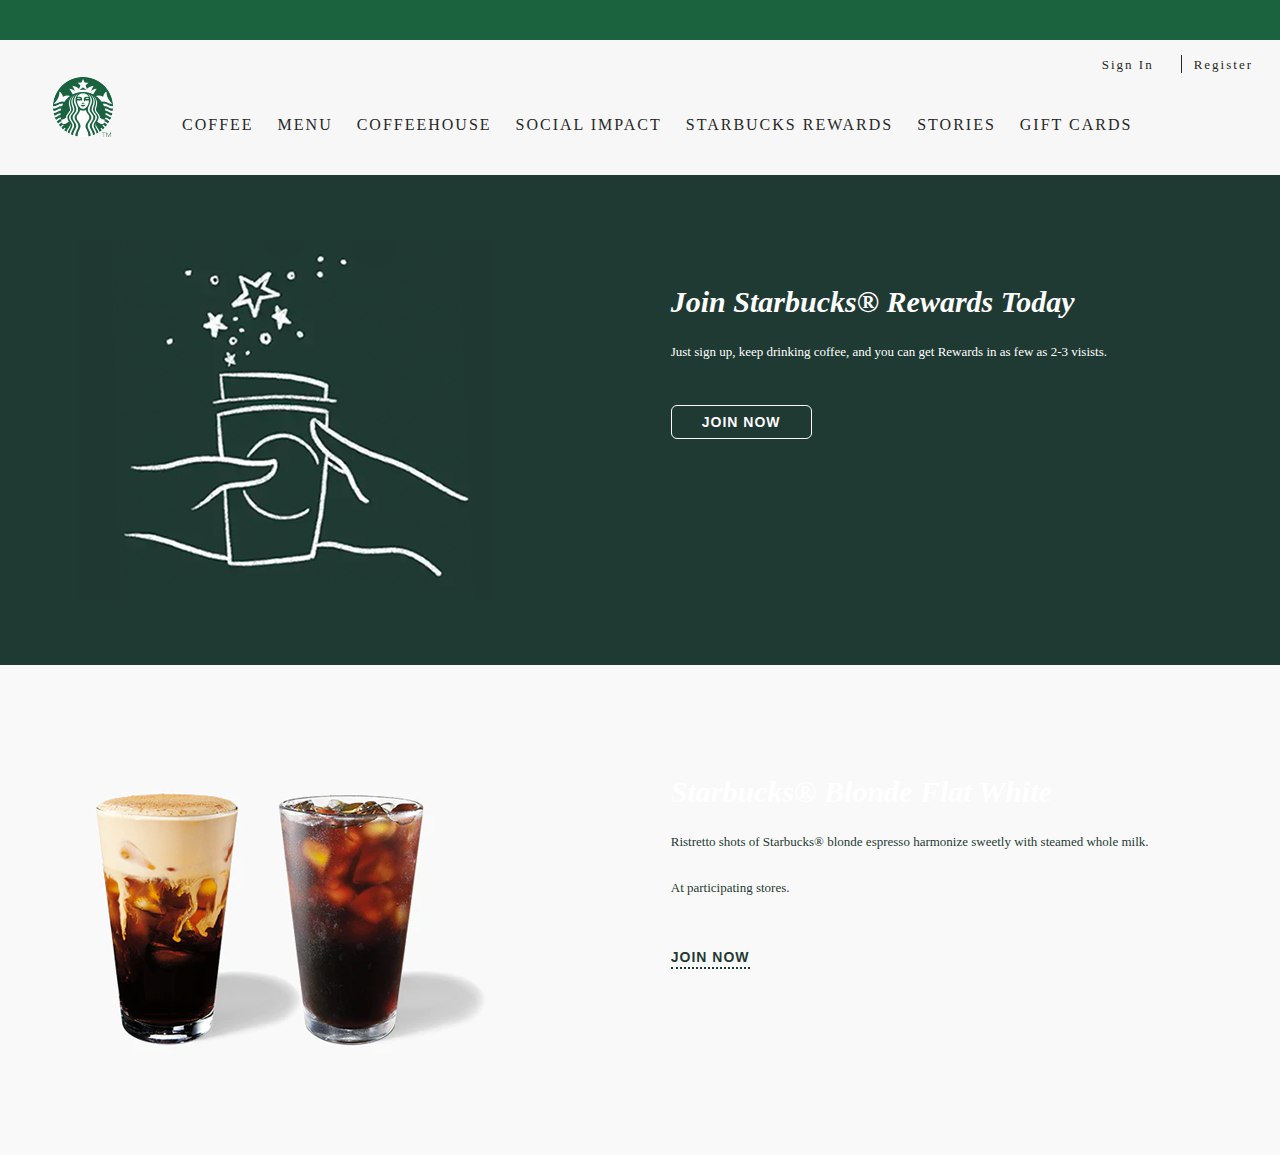
<file: index.html>
<!DOCTYPE html>
<html lang="en">

<head>
    <meta charset="UTF-8">
    <meta name="viewport" content="width=device-width, initial-scale=1">
    <title>Starbucks - Koffie</title>
    <link rel="stylesheet" href="styles/style.css">
</head>

<body>
    <header>
        <!-- navigatie balk --------------------->
        <nav>
            <ul>
                <li><a href="index.html">Sign in</a></li>
                <li><a href="index.html">Register</a></li>
            </ul>
        </nav>
        <nav>
            <a href="index.html"><img src="images/logo.png" alt="logo" id="logo"></a>
            <ul class="nav2">
                <li><a href="index.html">Coffee</a></li>
                <li><a href="index.html">Menu</a></li>
                <li><a href="index.html">Coffeehouse</a></li>
                <li><a href="index.html">Social Impact</a></li>
                <li><a href="index.html">Starbucks rewards</a></li>
                <li><a href="index.html">Stories</a></li>
                <li><a href="index.html">Gift Cards</a></li>


            </ul>
            <div class="burger">
                <div class="lijn1"></div>
                <div class="lijn2"></div>
                <div class="lijn3"></div>
            </div>
        </nav>
    </header>
    <!-- main content --------------------->
    <main>
        <section>
            <img src="images/bekerhouder.png" alt="bekerhouder">
            <article>
                <h1>Join Starbucks&reg; rewards today</h1>
                <p>Just sign up, keep drinking coffee, and you can get Rewards in as few as 2-3 visists.</p>
                <button type="submit" onclick="window.location.href='index.html'">Join now</button>
            </article>
        </section>
        <section>
            <img src="images/bekerhouder_2.png" alt="bekerhouder">
            <article>
                <h1>Starbucks&reg; blonde flat white</h1>
                <p>Ristretto shots of Starbucks&reg; blonde espresso harmonize sweetly with steamed whole milk.</p>
                <p>At participating stores.</p>
                <button type="button" onclick="window.location.href='index.html'">Join now</button>
            </article>
        </section>

    </main>

    <script src="script.js"></script>
</body>

</html>
</file>
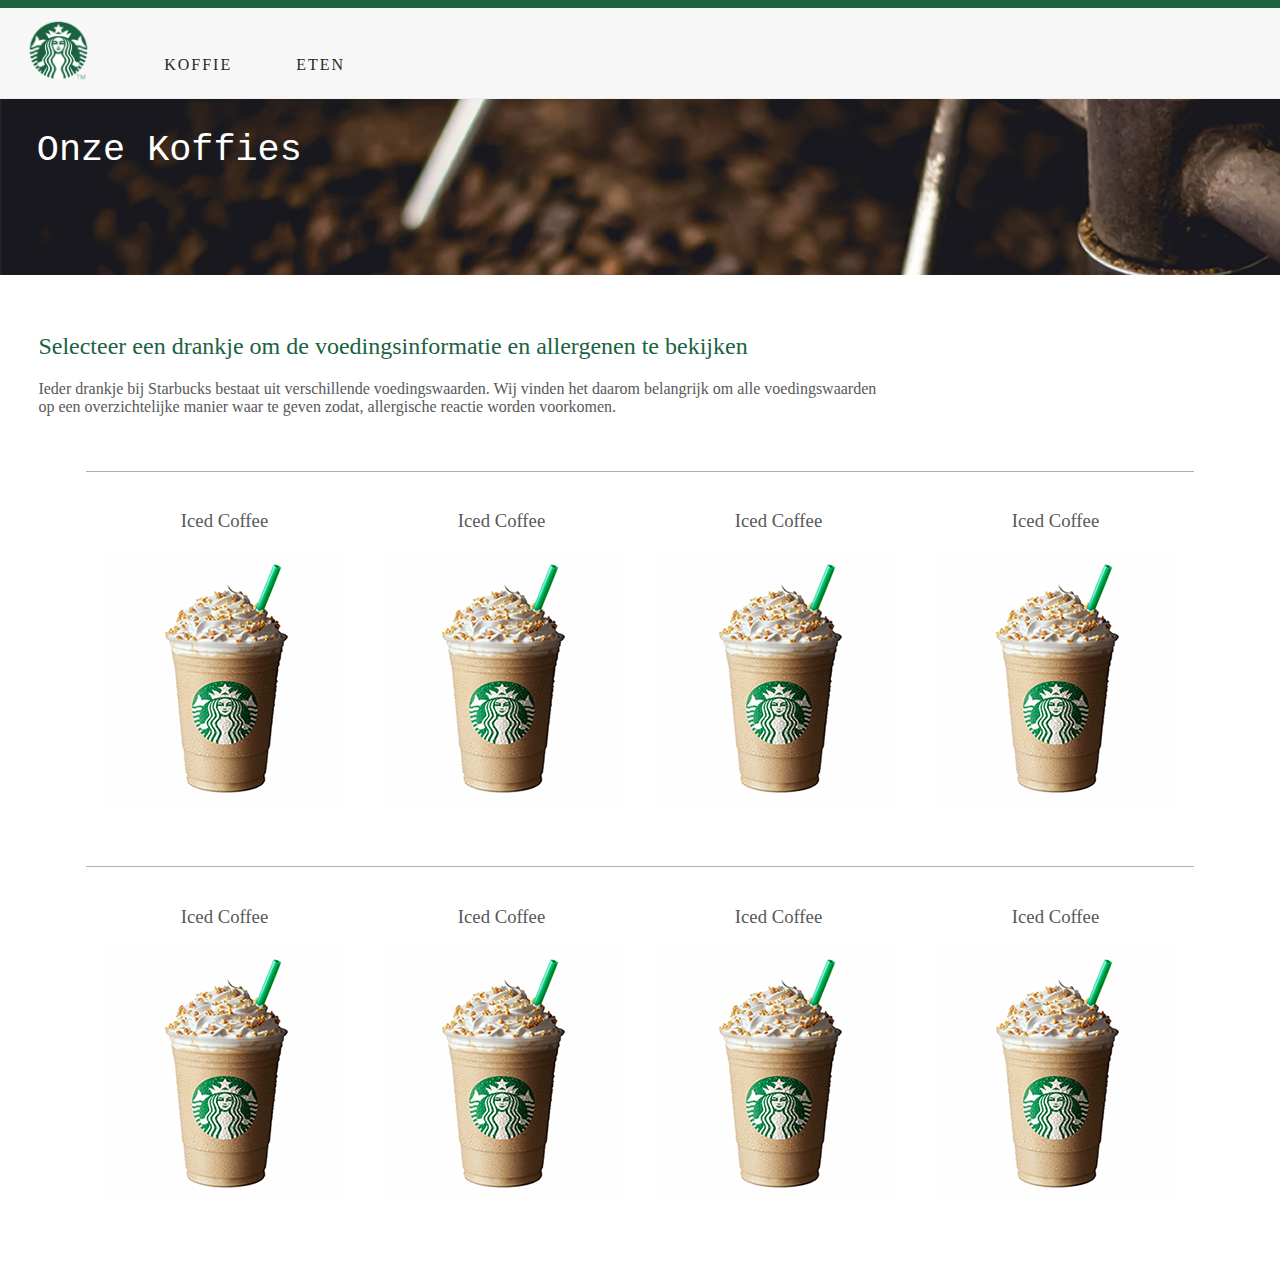
<file: opdracht/index.html>
<!DOCTYPE html>
<html lang="en">

<head>
    <meta charset="UTF-8">
    <meta name="viewport" content="width=device-width, initial-scale=1">
    <title>Starbucks - Koffie</title>
    <link rel="stylesheet" href="style.css">
</head>

<body>
    <header>
        <!-- navigatie balk -->
        <!--- <img src="images/logo.png" alt="logo" id="logo" title="logo afbeelding"> -->
        <nav>
            <a href="index.html"><img src="images/logo.png" alt="logo" id="logo"></a>
            <ul>
                <li><a href="index.html">Koffie</a></li>
                <li><a href="eten.html">Eten</a></li>
                <!-- <li><a href="work.html">Menu</a></li>
                <li><a href="contact.html">Contact</a></li>-->
            </ul>
        </nav>
    </header>

    <main>
        <div class="banner"><h1>Onze koffies</h1></div>
        <div class="intro-text">
            <div class="intro-text-main">
                <h2>Selecteer een drankje om de voedingsinformatie en allergenen te bekijken</h2>
                <p>Ieder drankje bij Starbucks bestaat uit verschillende voedingswaarden. Wij vinden het daarom belangrijk om alle voedingswaarden op een overzichtelijke manier waar te geven zodat, allergische reactie worden voorkomen.</p>
            </div>
        </div>
        <div class="wrapper">
            <div class="img-gebied">
                <div class="koffie-img">
                    <h3 class="koffie-img-text">Iced Coffee</h3><a href="detailpagina.html"><img src="images/iced_coffee.png" alt="koffie"></a>
                </div>
                <div class="koffie-img">
                    <h3 class="koffie-img-text">Iced Coffee</h3><a href="detailpagina.html"><img src="images/iced_coffee.png" alt="koffie"></a>
                </div>
                <div class="koffie-img">
                    <h3 class="koffie-img-text">Iced Coffee</h3><a href="detailpagina.html"><img src="images/iced_coffee.png" alt="koffie"></a>
                </div>
                <div class="koffie-img">
                    <h3 class="koffie-img-text">Iced Coffee</h3><a href="detailpagina.html"><img src="images/iced_coffee.png" alt="koffie"></a>
                </div>
                <div class="koffie-img">
                    <h3 class="koffie-img-text">Iced Coffee</h3><a href="detailpagina.html"><img src="images/iced_coffee.png" alt="koffie"></a>
                </div>
                <div class="koffie-img">
                    <h3 class="koffie-img-text">Iced Coffee</h3><a href="detailpagina.html"><img src="images/iced_coffee.png" alt="koffie"></a>
                </div>
                <div class="koffie-img">
                    <h3 class="koffie-img-text">Iced Coffee</h3><a href="detailpagina.html"><img src="images/iced_coffee.png" alt="koffie"></a>
                </div>
                <div class="koffie-img">
                    <h3 class="koffie-img-text">Iced Coffee</h3><a href="detailpagina.html"><img src="images/iced_coffee.png" alt="koffie"></a>
                </div>
            </div>
        </div>



    </main>
</body>

</html>
</file>
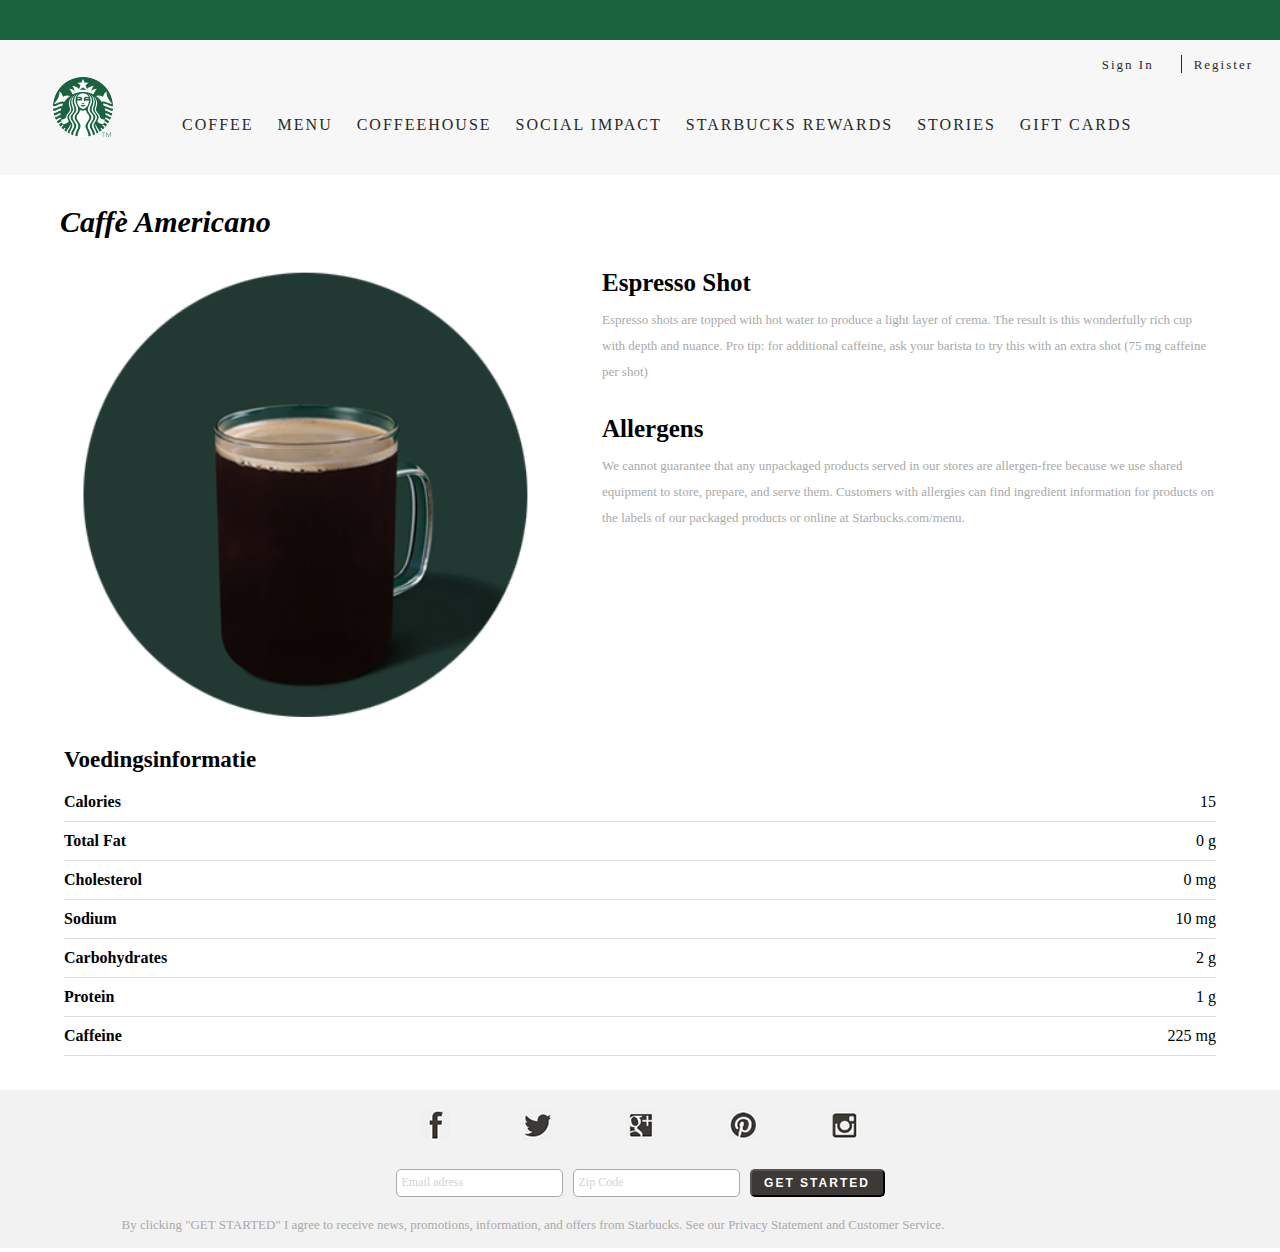
<file: detailpagina.html>
<!DOCTYPE html>
<html lang="en">

<head>
    <meta charset="UTF-8">
    <meta name="viewport" content="width=device-width, initial-scale=1">
    <title>Starbucks - Koffie</title>
    <link rel="stylesheet" href="styles/style.detail.css">
</head>

<body>
    <header>
        <!-- ========== navigatie balk met sign in en register ================ -->
        <nav>
            <ul>
                <li><a href="index.html">Sign in</a></li>
                <li><a href="index.html">Register</a></li>
            </ul>
        </nav>
        <!-- ========== navigatie met menu items ================ -->
        <nav>
            <a href="index.html"><img src="images/logo.png" alt="logo" id="logo"></a>
            <ul class="nav2">
                <li><a href="detailpagina.html">Coffee</a></li>
                <li><a href="detailpagina.html">Menu</a></li>
                <li><a href="detailpagina.html">Coffeehouse</a></li>
                <li><a href="detailpagina.html">Social Impact</a></li>
                <li><a href="detailpagina.html">Starbucks rewards</a></li>
                <li><a href="detailpagina.html">Stories</a></li>
                <li><a href="detailpagina.html">Gift Cards</a></li>
            </ul>
            <!-- ========== hamburger menu ================ -->
            <div class="burger">
                <div class="lijn1"></div>
                <div class="lijn2"></div>
                <div class="lijn3"></div>
            </div>
        </nav>
    </header>
    <!-- =============== informatie eerste gedeelte content ============== -->
    <main>
        <article>
            <h1>Caffè Americano</h1>
            <img src="images/detailfoto.png" alt="caffe americano">
            <h2>Espresso shot</h2>
            <p>Espresso shots are topped with hot water to produce a light layer of crema. The result is this wonderfully rich cup with depth and nuance. Pro tip: for additional caffeine, ask your barista to try this with an extra shot (75 mg caffeine per shot)</p>
            <h3>Allergens</h3>
            <p>We cannot guarantee that any unpackaged products served in our stores are allergen-free because we use shared equipment to store, prepare, and serve them. Customers with allergies can find ingredient information for products on the labels of our packaged products or online at Starbucks.com/menu.</p>
        </article>
        <!-- =============== voedingsinformatie ============== -->
        <table>
            <tr>
                <th>Voedingsinformatie</th>
                <th></th>
            </tr>
            <tr>
                <td>Calories</td>
                <td>15</td>
            </tr>
            <tr>
                <td>Total Fat</td>
                <td>0 g</td>
            </tr>
            <tr>
                <td>Cholesterol</td>
                <td>0 mg</td>
            </tr>
            <tr>
                <td>Sodium</td>
                <td>10 mg</td>
            </tr>
            <tr>
                <td>Carbohydrates</td>
                <td>2 g</td>
            </tr>
            <tr>
                <td>Protein</td>
                <td>1 g</td>
            </tr>
            <tr>
                <td>Caffeine</td>
                <td>225 mg</td>
            </tr>
        </table>
    </main>
    <footer>
        <!-- =============== footer social media ============== -->
        <ul>
            <li><a href="https://www.facebook.com/"><img src="images/icon_facebook.png" alt="social media icoon"></a></li>
            <li><a href="https://www.twitter.com/"><img src="images/icon_twitter.png" alt="social media icoon"></a></li>
            <li><a href="https://www.google.com/"><img src="images/icon_google.png" alt="social media icoon"></a></li>
            <li><a href="https://www.pinterest.com/"><img src="images/icon_pinterest.png" alt="social media icoon"></a></li>
            <li><a href="https://www.instagram.com/"><img src="images/icon_instagram.png" alt="social media icoon"></a></li>
        </ul>
        <!-- =============== footer nieuwsbrief ============== -->
        <form>
            <input type="text" placeholder="Email adress">
            <input type="text" placeholder="Zip Code">
            <input type="submit" value="Get started">
            <p>By clicking "GET STARTED" I agree to receive news, promotions, information, and offers from Starbucks. See our Privacy Statement and Customer Service.</p>
        </form>

    </footer>

    <script src="script.js"></script>
</body>

</html>
</file>
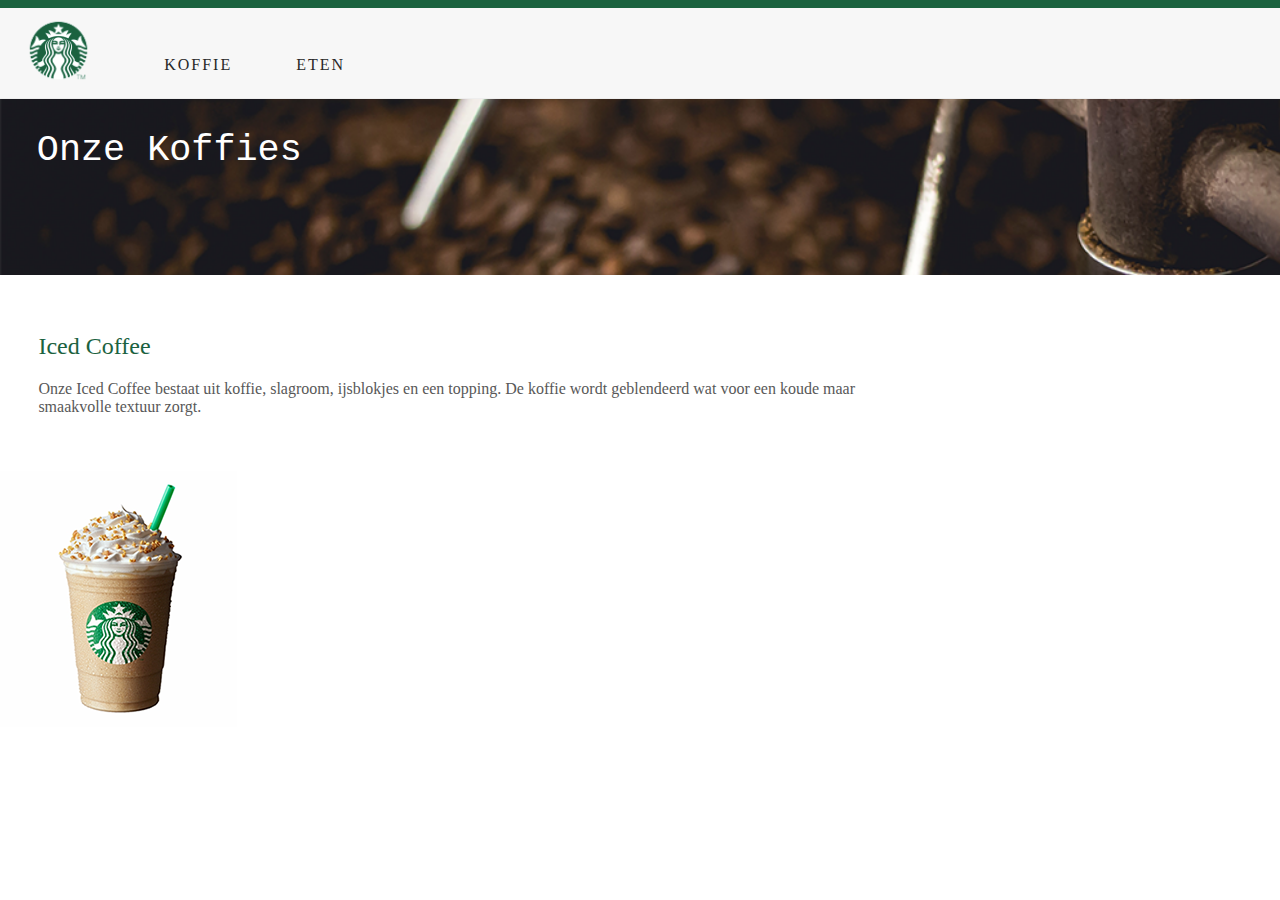
<file: opdracht/detailpagina.html>
<!DOCTYPE html>
<html lang="en">

<head>
    <meta charset="UTF-8">
    <meta name="viewport" content="width=device-width, initial-scale=1">
    <title>Starbucks - Koffie</title>
    <link rel="stylesheet" href="style.css">
</head>

<body>
    <header>
        <!-- navigatie balk -->
        <!--- <img src="images/logo.png" alt="logo" id="logo" title="logo afbeelding"> -->
        <nav>
            <a href="index.html"><img src="images/logo.png" alt="logo" id="logo"></a>
            <ul>
                <li><a href="index.html">Koffie</a></li>
                <li><a href="eten.html">Eten</a></li>
                <!-- <li><a href="work.html">Menu</a></li>
                <li><a href="contact.html">Contact</a></li>-->
            </ul>
        </nav>
    </header>

    <main>
        <div class="banner">
            <h1>Onze koffies</h1>
        </div>
        <div class="intro-text">
            <div class="intro-text-main">
                <h2>Iced Coffee</h2>
                <p>Onze Iced Coffee bestaat uit koffie, slagroom, ijsblokjes en een topping. De koffie wordt geblendeerd wat voor een koude maar smaakvolle textuur zorgt.</p>
            </div>
        </div>

        <div class="koffie-img-groot">
            <img src="images/iced_coffee.png" alt="koffie">
        </div>
    </main>
</body>

</html>
</file>
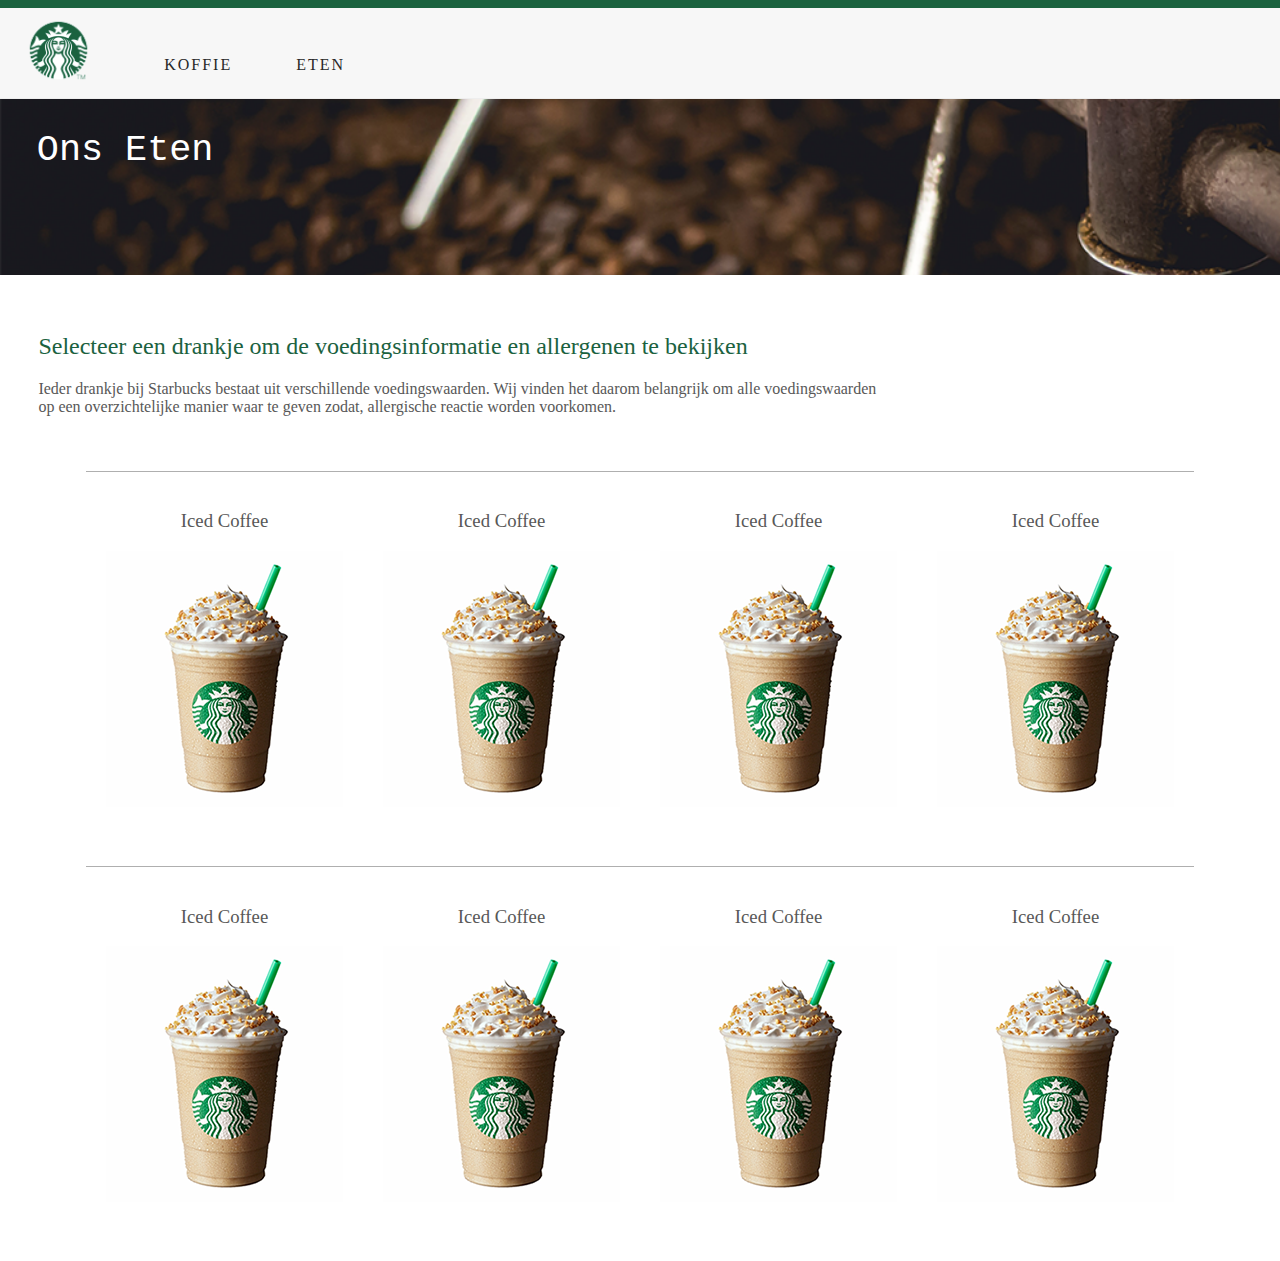
<file: opdracht/eten.html>
<!DOCTYPE html>
<html lang="en">

<head>
    <meta charset="UTF-8">
    <meta name="viewport" content="width=device-width, initial-scale=1">
    <title>Starbucks - Eten</title>
    <link rel="stylesheet" href="style.css">
</head>

<body>
    <header>
        <!-- navigatie balk -->
        <!--- <img src="images/logo.png" alt="logo" id="logo" title="logo afbeelding"> -->
        <nav>
            <a href="index.html"><img src="images/logo.png" alt="logo" id="logo"></a>
            <ul>
                <li><a href="index.html">Koffie</a></li>
                <li><a href="eten.html">Eten</a></li>
                <!-- <li><a href="work.html">Menu</a></li>
                <li><a href="contact.html">Contact</a></li>-->
            </ul>
        </nav>
    </header>

    <main>
        <div class="banner"><h1>Ons Eten</h1></div>
        <div class="intro-text">
            <div class="intro-text-main">
                <h2>Selecteer een drankje om de voedingsinformatie en allergenen te bekijken</h2>
                <p>Ieder drankje bij Starbucks bestaat uit verschillende voedingswaarden. Wij vinden het daarom belangrijk om alle voedingswaarden op een overzichtelijke manier waar te geven zodat, allergische reactie worden voorkomen.</p>
            </div>
        </div>
        <div class="wrapper">
            <div class="img-gebied">
                <div class="koffie-img">
                    <h3 class="koffie-img-text">Iced Coffee</h3><a href="detailpagina.html"><img src="images/iced_coffee.png" alt="koffie"></a>
                </div>
                <div class="koffie-img">
                    <h3 class="koffie-img-text">Iced Coffee</h3><a href="detailpagina.html"><img src="images/iced_coffee.png" alt="koffie"></a>
                </div>
                <div class="koffie-img">
                    <h3 class="koffie-img-text">Iced Coffee</h3><a href="detailpagina.html"><img src="images/iced_coffee.png" alt="koffie"></a>
                </div>
                <div class="koffie-img">
                    <h3 class="koffie-img-text">Iced Coffee</h3><a href="detailpagina.html"><img src="images/iced_coffee.png" alt="koffie"></a>
                </div>
                <div class="koffie-img">
                    <h3 class="koffie-img-text">Iced Coffee</h3><a href="detailpagina.html"><img src="images/iced_coffee.png" alt="koffie"></a>
                </div>
                <div class="koffie-img">
                    <h3 class="koffie-img-text">Iced Coffee</h3><a href="detailpagina.html"><img src="images/iced_coffee.png" alt="koffie"></a>
                </div>
                <div class="koffie-img">
                    <h3 class="koffie-img-text">Iced Coffee</h3><a href="detailpagina.html"><img src="images/iced_coffee.png" alt="koffie"></a>
                </div>
                <div class="koffie-img">
                    <h3 class="koffie-img-text">Iced Coffee</h3><a href="detailpagina.html"><img src="images/iced_coffee.png" alt="koffie"></a>
                </div>
            </div>
        </div>



    </main>
</body>

</html>
</file>
<file: styles/style.css>
html,
body {
    margin: 0;
    padding: 0;
}

/* nav bar *************************************/

header {
    justify-content: flex-start;
    min-height: 15vh;
    background-color: #F7F7F7;
    border-top: 40px solid #1B623F;
}

/* de eerste nav "sign in" en "register" ***********/

ul:nth-child(1) {
    right: 0;
    position: absolute;
    display: flex;
    margin: 15px 0 0 0;
    list-style-type: none;
}

/* "sign in" en "register"  ***********/

ul:nth-child(1) a {
    text-transform: capitalize;
    font-size: 13px;
    margin-right: 15px;
}

/* het lijntje tussen "sign in" en "register"  ***********/

nav ul:nth-child(1) li:nth-child(1) {
    border-right: 1px solid #282828;
}

/* de tweede nav  ***********/

nav:nth-child(2) {
    display: flex;
    justify-content: flex-start;
    align-items: center;
    min-height: 15vh;
    padding-left: 35px;
}

ul:nth-child(2) {
    display: flex;
    justify-content: space-around;
    list-style-type: none;
    margin-top: 50px;
}

/* zwarte achtergrond bij hover + text wit  *********/

ul:nth-child(2) li:hover a {
    background-color: black;
    padding-bottom: 23px;
    padding-top: 15px;
    color: white;
}


a {
    color: #282828;
    text-decoration: none;
    font-size: 16px;
    font-weight: 300;
    font-family: Roboto;
    text-transform: uppercase;
    letter-spacing: 2px;
    padding: 0 12px 0 12px;
}

/* burgermenu *************************************/

.burger {
    display: none;
}

.burger div {
    width: 25px;
    height: 3px;
    background-color: #1B623F;
    margin: 5px;
}









/* section onder de nav, algemeen *******************/

img {
    margin: auto auto;
}

section {
    z-index: -99;
    position: relative;
    display: flex;
    flex-wrap: nowrap;
    justify-content: center;
    background-color: #1f3933;
}

article {
    margin: 90px auto 0;
    width: 550px;
    height: 400px;
    
}


section:first-child p {
    color: white;
}

section:first-child button {
    border: 1px solid white;
    border-radius: 6px;
    color: white;
    padding: 8px 30px;
}

h1 {
    text-align: left;
    margin: 20px;
    text-transform: capitalize;
    font-family: 'Crete Round', Georgia;
    font-size: 30px;
    font-style: italic;
    color: white;
}

p {
    padding: 0 15px 0 0;
    margin: 20px;
    text-align: left;
    line-height: 2.0;
    font-family: roboto;
    font-size: 13px;
    font-weight: 400;
    color: #1f3933;
}

button {
    background-color: transparent;
    border-style: none;
    border-bottom: dotted 2px;
    color: #1f3933;
    padding: 8px 0 2px 0;
    text-decoration: none;
    text-transform: uppercase;
    font-size: 14px;
    font-weight: 600;
    letter-spacing: 1px;
    cursor: pointer;
    margin: 20px;
}

/* section onder de nav, deel2, fall cold brew ****/

section:nth-child(2) {
    background-color: #f9f9f9;
}

h2 {
    text-align: left;
    margin: 20px;
    text-transform: capitalize;
    font-family: 'Crete Round', Georgia;
    font-size: 30px;
    font-style: italic;
    color: #1f3933;
}

/* section onder de nav, deel3, enjoy more rewards **/


section:nth-child(3) {
    background-color: #f0efed;
}

h3 {
    text-align: left;
    margin: 20px;
    text-transform: capitalize;
    font-family: 'Crete Round', Georgia;
    font-size: 30px;
    font-style: italic;
    color: #1f3933;
}

/* footer *******************************************************************/

footer{
    background-color: #f2f2f2;
    border-top: 4px solid white;
    border-bottom: 4px solid white;
    height: auto;
}
    
    /* footer, social media icons *************/

footer ul:nth-child(1){
    position: relative;
    width: 40%;
    margin: 20px auto;
    padding: 0;
}

footer ul:nth-child(1) li {
    display: flex;
    margin: 0 auto;
    width: 40%;

}

/* ruimte tussen de iconen *********/
    
footer ul:nth-child(1) a{ 
    margin: 0 auto;
    padding: 0;
    }
    
footer a:hover{
    opacity: 0.7;
}
       
    
/* Footer form *********/
    
    form{
        position: relative;
        display: flex;
        flex-wrap: wrap;
        margin: 0 auto;
        width: 90%; 
        justify-content: center;
    }
    
    form input[type=text]{
        padding: 5px;
        margin: 5px ;
        border-radius: 5px;
        border: 1px solid darkgrey;
        font-family: roboto;
        font-size: 12px;
    }
    
    ::placeholder{
        color: lightgray;
    }
    
    
     form input[type=submit]{
        padding: 5px 10px 5px 10px;
         margin: 5px ;
         border-radius: 5px;
         font-size: 12px;
         color: white;
         text-transform: uppercase;
         font-weight: 700;
         letter-spacing: 2px;
         background-color: #3d3936;
         width: 135px;
    }
    
    p:last-child{
        color: darkgrey;
    }


/* verandert in hamburger, (verspringt bij 1125px) *************/

@media screen and (max-width: 1125px) {

    /************** in de hamburger menu ************/
    .nav2 {
        right: 0;
        width: 100%;
        height: 200px;
        position: absolute;
        background-color: black;
        display: flex;
        flex-direction: column;
        transform: translateY(-50%);
        transition: 0.3s ease-in;
        z-index: -999;
        padding: 20px;
    }

    /* veranderd de text kleur in het hamburger menu */
    ul:nth-child(2) a {
        color: white;
        padding-left: 60px;
    }

    /* verplaatst de content in de hamburger menu*/
    .nav-active {
        transform: translateY(49%);
        z-index: 1;
    }


    /* burger menu **********************/
    .burger {
        display: block;
        cursor: pointer;
        margin: 20px 30px 0 0;
        margin-left: auto;
    }

    .kruisje .lijn1 {
        transform: rotate(45deg) translate(5px, 6px);
        transition: 0.3s ease;
    }

    .kruisje .lijn2 {
        opacity: 0;
    }

    .kruisje .lijn3 {
        transform: rotate(-45deg) translate(5px, -6px);
        transition: 0.3s ease;
    }

    /* voor een smooth animation, dmv z-index *****/
    section {
        z-index: -999;
    }
}



/* verandert naar mobile, article + button *************/

@media screen and (max-width: 713px) {

    section {
        flex-wrap: wrap;
    }

    article, h1, h2, h3, p {
        width: auto;
        height: 100%;
        margin: 10px;
        text-align: center;
    }

    /* button in het midden ***************/

    section:first-child button {
        display: block;
        margin: 30px auto;
    }

    button {
        display: block;
        margin: 30px auto;
    }
}


/* verbeterd de afbeeldingen *********/


@media screen and (max-width: 412px) {
    
     img {
    width: 100%;
}
</file>
<file: opdracht/style.css>
html,body{
    margin: 0;
    padding: 0;
}

/* nav bar *************************************/

ul{
    display: flex;
    flex-direction: row;
    justify-content: flex-start;
    flex-wrap: wrap;   
}

li{
    list-style-type: none;
    text-align: center;
    margin: 2rem 2rem 0.5rem 2rem;
}

a{
    color: #282828;
    text-decoration: none;
    font-size: 1rem;
    font-weight: 100;
    font-family: Roboto;
    text-transform: uppercase;
    letter-spacing: 2px;
}

nav{
    display: flex;
    background: #F7F7F7;
    border-bottom: 0.1rem solid #EEEEEE;
    border-top: 0.5rem solid #1B623F;
    position:fixed;
    top: 0;
    left: 0;
    width: 100%;
    z-index: 99;
}

#logo{
    height: 4.2rem;
    margin: 0.5rem 0 0 1.5rem;
}

/* onder de nav **********************************/

.banner{
    background-image: url(images/background-image.png);
    background-size: cover;
    height: 275px;
    width: 100%;
}

h1{
    margin: 3.5em 0 3.4em 1em;
    font-weight: 100;
    font-size: 2.3rem;
    text-transform: capitalize;
    color: white;
    font-family: courier;
    position: absolute;
    
}

h2{
    font-weight: 500;
    color: #1B623F;
}
















/* major breakpoint 1 */
@media(min-width: 30em){
    body{
        color: black;
    }
}













/* intro text *******************************/

.intro-text{
    justify-content: center;
    align-items: center;
    padding: 3vw;
    font-family: Roboto;
    font-weight: 100;
    color: #585858;
}


/* images ***********************************/

.img-gebied{
    display: flex;
    flex-wrap: wrap;
    flex-direction: row;
    align-items: center;
    justify-content: center;
}

.koffie-img{
    padding: 20px;
    margin-bottom: 35px;
    border-top: 1px solid #afafaf;
}

.koffie-img-text{
    display: flex;
    justify-content: center;
    font-family: Roboto;
    font-weight: 100;
    color: #585858;
}













@media screen and (min-width: 800px) {
    .intro-text-main{
        width: 70%;
    }
  }
</file>
<file: styles/style.detail.css>
html,
body {
    margin: 0;
    padding: 0;
}

/* nav bar *************************************/

header {
    justify-content: flex-start;
    min-height: 15vh;
    background-color: #F7F7F7;
    border-top: 40px solid #1B623F;
}

/* de eerste nav "sign in" en "register" ***********/

ul:nth-child(1) {
    right: 0;
    position: absolute;
    display: flex;
    margin: 15px 0 0 0;
    list-style-type: none;
}

/* "sign in" en "register"  ***********/

ul:nth-child(1) a {
    text-transform: capitalize;
    font-size: 13px;
    margin-right: 15px;
}

/* het lijntje tussen "sign in" en "register"  ***********/

nav ul:nth-child(1) li:nth-child(1) {
    border-right: 1px solid #282828;
}

/* de tweede nav  ***********/

nav:nth-child(2) {
    display: flex;
    justify-content: flex-start;
    align-items: center;
    min-height: 15vh;
    padding-left: 35px;
}

ul:nth-child(2) {
    display: flex;
    justify-content: space-around;
    list-style-type: none;
    margin-top: 50px;
}

/* zwarte achtergrond bij hover + text wit  *********/

ul:nth-child(2) li:hover a {
    background-color: black;
    padding-bottom: 23px;
    padding-top: 15px;
    color: white;
}


a {
    color: #282828;
    text-decoration: none;
    font-size: 16px;
    font-weight: 300;
    font-family: Roboto;
    text-transform: uppercase;
    letter-spacing: 2px;
    padding: 0 12px 0 12px;
}

/* burgermenu *************************************/

.burger {
    display: none;
}

.burger div {
    width: 25px;
    height: 3px;
    background-color: #1B623F;
    margin: 5px;
}



article {
    position: relative;
    background-color: white;
    padding-top: 30px;

}



h1 {
    text-align: left;
    margin: 0 0 30px 60px;
    text-transform: capitalize;
    font-family: 'Crete Round', Georgia;
    font-size: 30px;
    font-style: italic;
    color: black;
}


h2,
h3 {
    margin: 30px auto 0px;
    text-transform: capitalize;
    font-family: Roboto;
    font-size: 25px;
    color: black;
    width: 90%;
}

p {
    margin: 10px auto;
    width: 90%;
    color: darkgrey;
    font-family: roboto;
    font-size: 13px;
    font-weight: 400;
    line-height: 2.0;
}


img:nth-child(2) {
    float: left;
    margin: 0 40px 20px 50px;
    width: 40%;
    height: auto;
}

table {
    border-collapse: collapse;
    width: 90%;
    margin: 30px auto;
}

th {
    text-align: left;
    font-family: roboto;
    padding: 10px 0 10px 0;
    font-size: 23px;

}

td {
    border-bottom: 1px solid #ddd;
    text-align: left;
    font-weight: 600;
    font-family: roboto;
    padding: 10px 10px 10px 0;
}

td:nth-child(even) {
    text-align: right;
    font-weight: 100;
    padding: 10px 0 10px 10px;
}


/* footer *******************************************************************/

footer {
    background-color: #f2f2f2;
    border-top: 4px solid white;
    border-bottom: 4px solid white;
    height: auto;
    margin-top: 20px;
}

/* footer, social media icons *************/

footer ul:nth-child(1) {
    position: relative;
    width: 40%;
    margin: 20px auto;
    padding: 0;
}

footer ul:nth-child(1) li {
    display: flex;
    margin: 0 auto;
    width: 40%;

}

/* ruimte tussen de iconen *********/

footer ul:nth-child(1) a {
    margin: 0 auto;
    padding: 0;
}

footer a:hover {
    opacity: 0.7;
}


/* Footer form *********/

form {
    position: relative;
    display: flex;
    flex-wrap: wrap;
    margin: 0 auto;
    width: 90%;
    justify-content: center;
}

form input[type=text] {
    padding: 5px;
    margin: 5px;
    border-radius: 5px;
    border: 1px solid darkgrey;
    font-family: roboto;
    font-size: 12px;
}

::placeholder {
    color: lightgray;
}


form input[type=submit] {
    padding: 5px 10px 5px 10px;
    margin: 5px;
    border-radius: 5px;
    font-size: 12px;
    color: white;
    text-transform: uppercase;
    font-weight: 700;
    letter-spacing: 2px;
    background-color: #3d3936;
    width: 135px;
}

form p {
    width: 90%;
    margin: 10px;
    color: darkgrey;
    font-family: roboto;
    font-size: 13px;
    font-weight: 400;
    line-height: 2.0;
}

/* verandert in hamburger, (verspringt bij 1125px) *************/

@media screen and (max-width: 1125px) {

    /************** in de hamburger menu ************/
    .nav2 {
        right: 0;
        width: 100%;
        height: 200px;
        position: absolute;
        background-color: black;
        display: flex;
        flex-direction: column;
        transform: translateY(-50%);
        transition: 0.3s ease-in;
        z-index: -999;
        padding: 20px;
    }

    /* veranderd de text kleur in het hamburger menu */
    ul:nth-child(2) a {
        color: white;
        padding-left: 60px;
    }

    /* verplaatst de content in de hamburger menu*/
    .nav-active {
        transform: translateY(49%);
        z-index: 1;
    }


    /* burger menu **********************/
    .burger {
        display: block;
        cursor: pointer;
        margin: 20px 30px 0 0;
        margin-left: auto;
    }

    .kruisje .lijn1 {
        transform: rotate(45deg) translate(5px, 6px);
        transition: 0.3s ease;
    }

    .kruisje .lijn2 {
        opacity: 0;
    }

    .kruisje .lijn3 {
        transform: rotate(-45deg) translate(5px, -6px);
        transition: 0.3s ease;
    }

    /* voor een smooth animation, dmv z-index *****/
    article {
        z-index: -999;
    }
}

/* verandert naar mobile, article + button *************/

@media screen and (max-width: 713px) {

    /* alles onder de nav *************************************/

    article {
        background-color: white;
        position: relative;
        display: flex;
        flex-wrap: wrap;
        justify-content: center;
    }


    img:nth-child(2) {
        width: 70%;
        height: auto;
    }

    h1 {
        margin: 20px 0;
    }
}
</file>
